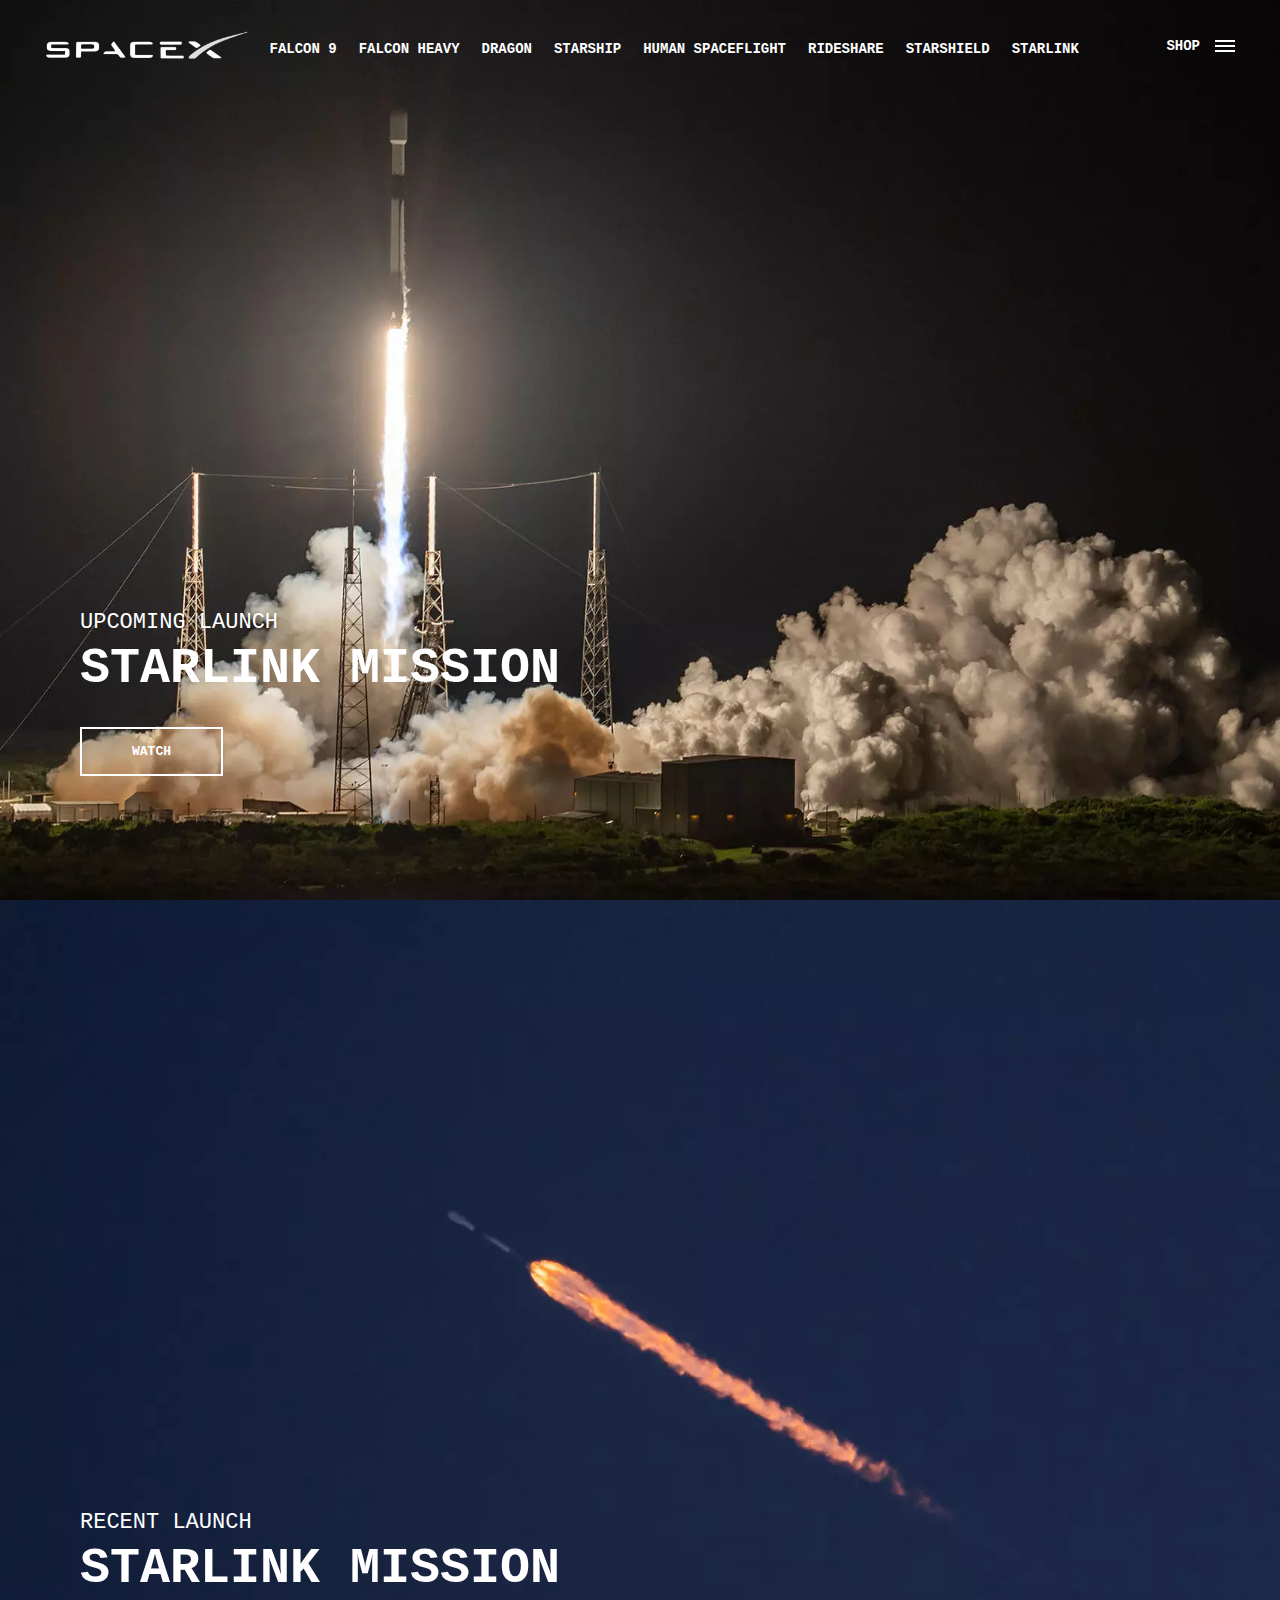
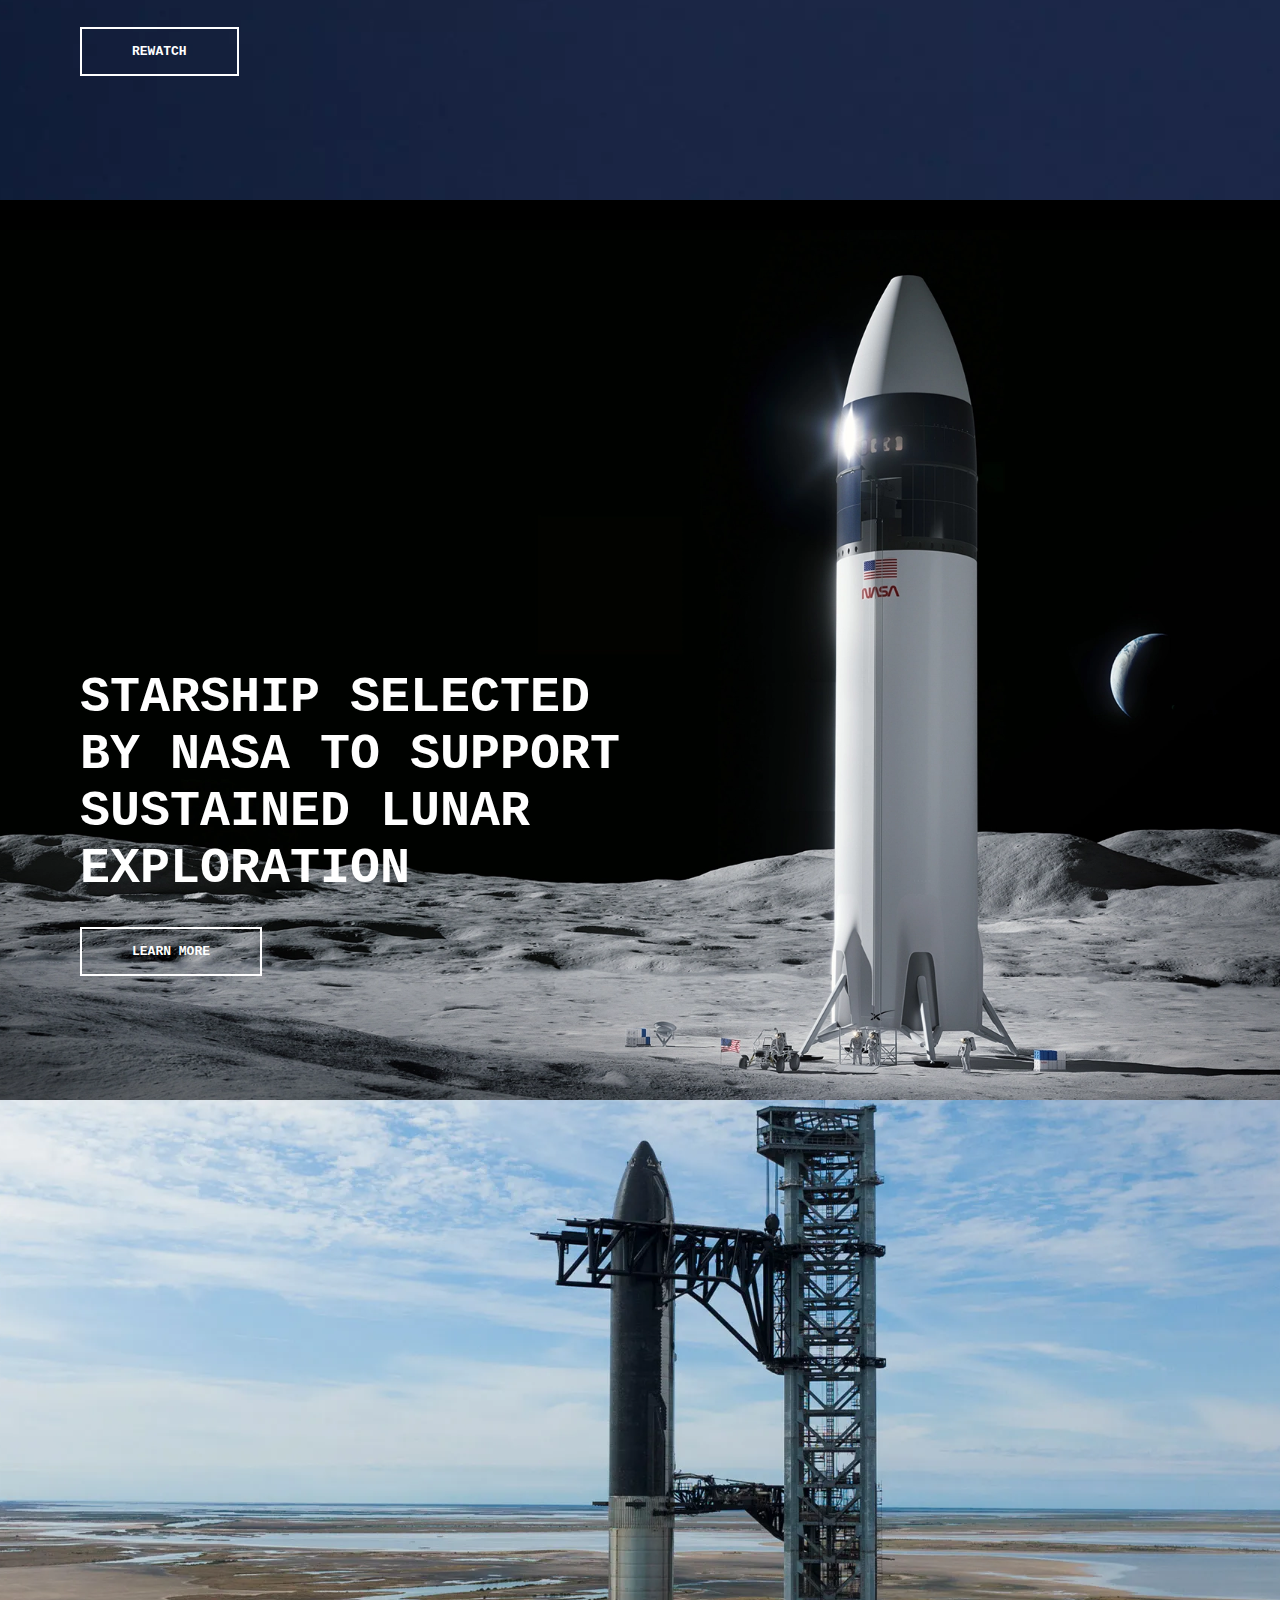
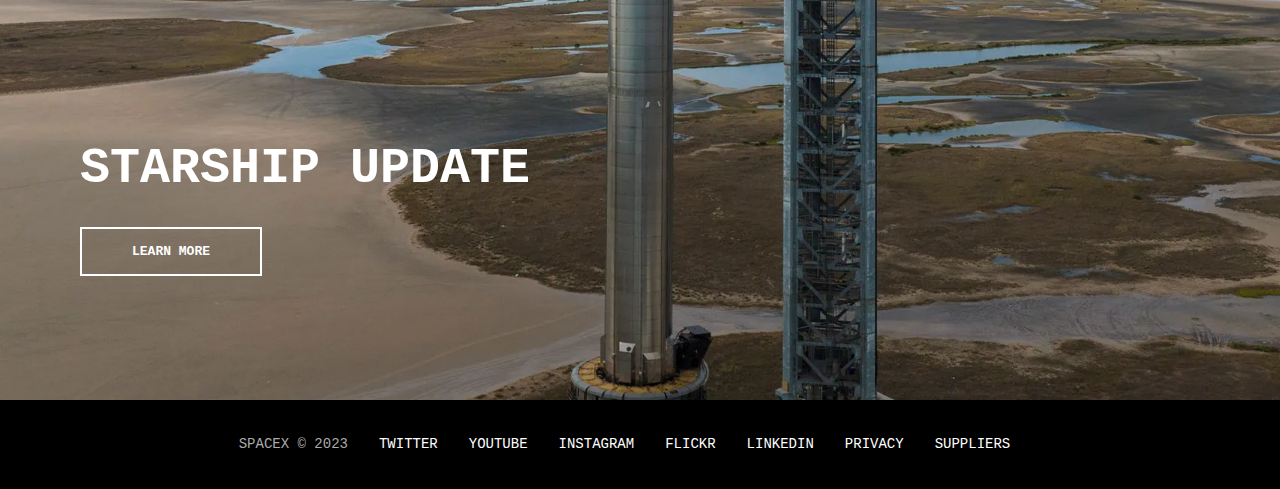
<file: index.html>
<!DOCTYPE html>
<html lang="en">
  <head>
    <meta charset="UTF-8" />
    <meta http-equiv="X-UA-Compatible" content="IE=edge" />
    <meta name="viewport" content="width=device-width, initial-scale=1.0" />
     <link rel="stylesheet" href="css/style.css" /> 
     <script src="js/script.js" defer></script>
    <title>SpaceX</title>
  </head>
  <body>
    <div id="overlay"></div>
    <div id="mobile-menu" class="mobile-main-menu">
      <ul>
        <li><a href="#">Mission</a></li>
        <li><a href="#">Launches</a></li>
        <li><a href="#">Careers</a></li>
        <li><a href="#">Updates</a></li>

        <li class="mobile-only"><a href="falcon9.html">Falcon 9</a></li>
        <li class="mobile-only">
          <a href="falcon-heavy.html">Falcon Heavy</a>
        </li>
        <li class="mobile-only"><a href="dragon.html">Dragon</a></li>
        <li class="mobile-only"><a href="#">Starship</a></li>
        <li class="mobile-only"><a href="#">Human Spaceflight</a></li>
        <li class="mobile-only"><a href="#">Rideshare</a></li>
        <li class="mobile-only"><a href="#">Starshield</a></li>
        <li class="mobile-only"><a href="#">Starlink</a></li>
      </ul>
    </div>
    <header class="main-header">
      <div class="logo">
        <a href="index.html">
          <img src="img/logo.png" alt="SpaceX" />
        </a>
      </div>
      <div class="navigation">
      <nav class="desktop-main-menu">
        <ul>
          <li><a href="falcon9.html">Falcon 9</a></li>
          <li><a href="falcon-heavy.html">Falcon Heavy</a></li>
          <li><a href="dragon.html">Dragon</a></li>
          <li><a href="#">Starship</a></li>
          <li><a href="#">Human Spaceflight</a></li>
          <li><a href="#">Rideshare</a></li>
          <li><a href="#">Starshield</a></li>
          <li><a href="#">Starlink</a></li>
        </ul>
      </nav>
    </div>

    <div class="navigation-right">
      <ul>
        <li>
          <a href="#">Shop</a>
        </li>
      </ul>
    </div>
    </header>

    <!-- Hamburger Menu -->
    <button id="menu-btn" class="hamburger" type="button">
      <span class="hamburger-top"></span>
      <span class="hamburger-middle"></span>
      <span class="hamburger-bottom"></span>
    </button>

    <!-- Section A -->
    <section class="section-a">
      <div class="section-inner">
        <h4>Upcoming Launch</h4>
        <h2>starlink mission</h2>
        <a href="#" class="btn">
        <div class="hover"></div>
          <span>Watch</span>
        </a>
      </div>
    </section>

    <!-- Section B -->
    <section class="section-b">
      <div class="section-inner">
        <h4>Recent Launch</h4>
        <h2>Starlink Mission</h2>
        <a href="#" class="btn">
          <div class="hover"></div>
          <span>Rewatch</span>
        </a>
      </div>
    </section>

    <!-- Section C -->
    <section class="section-c">
      <div class="section-inner">
        <h2>STARSHIP SELECTED BY NASA TO SUPPORT SUSTAINED LUNAR EXPLORATION</h2>
        <a href="#" class="btn">
          <div class="hover"></div>
          <span>learn more</span>
        </a>
      </div>
    </section>

    <!-- Section D -->
    <section class="section-d">
      <div class="section-inner">
        <h2>starship update</h2>
        <a href="#" class="btn">
          <div clss="hover"></div>
          <span>learn more</span>
        </a>
      </div>
 </section>

    
    <footer>
      <ul>
        <li>SpaceX &copy; 2023</li>
        <li><a href="#">Twitter</a></li>
        <li><a href="#">YouTube</a></li>
        <li><a href="#">Instagram</a></li>
        <li><a href="#">Flickr</a></li>
        <li><a href="#">LinkedIn</a></li>
        <li><a href="#">Privacy</a></li>
        <li><a href="#">Suppliers</a></li>
      </ul>
    </footer>
  </body>
</html>
</file>
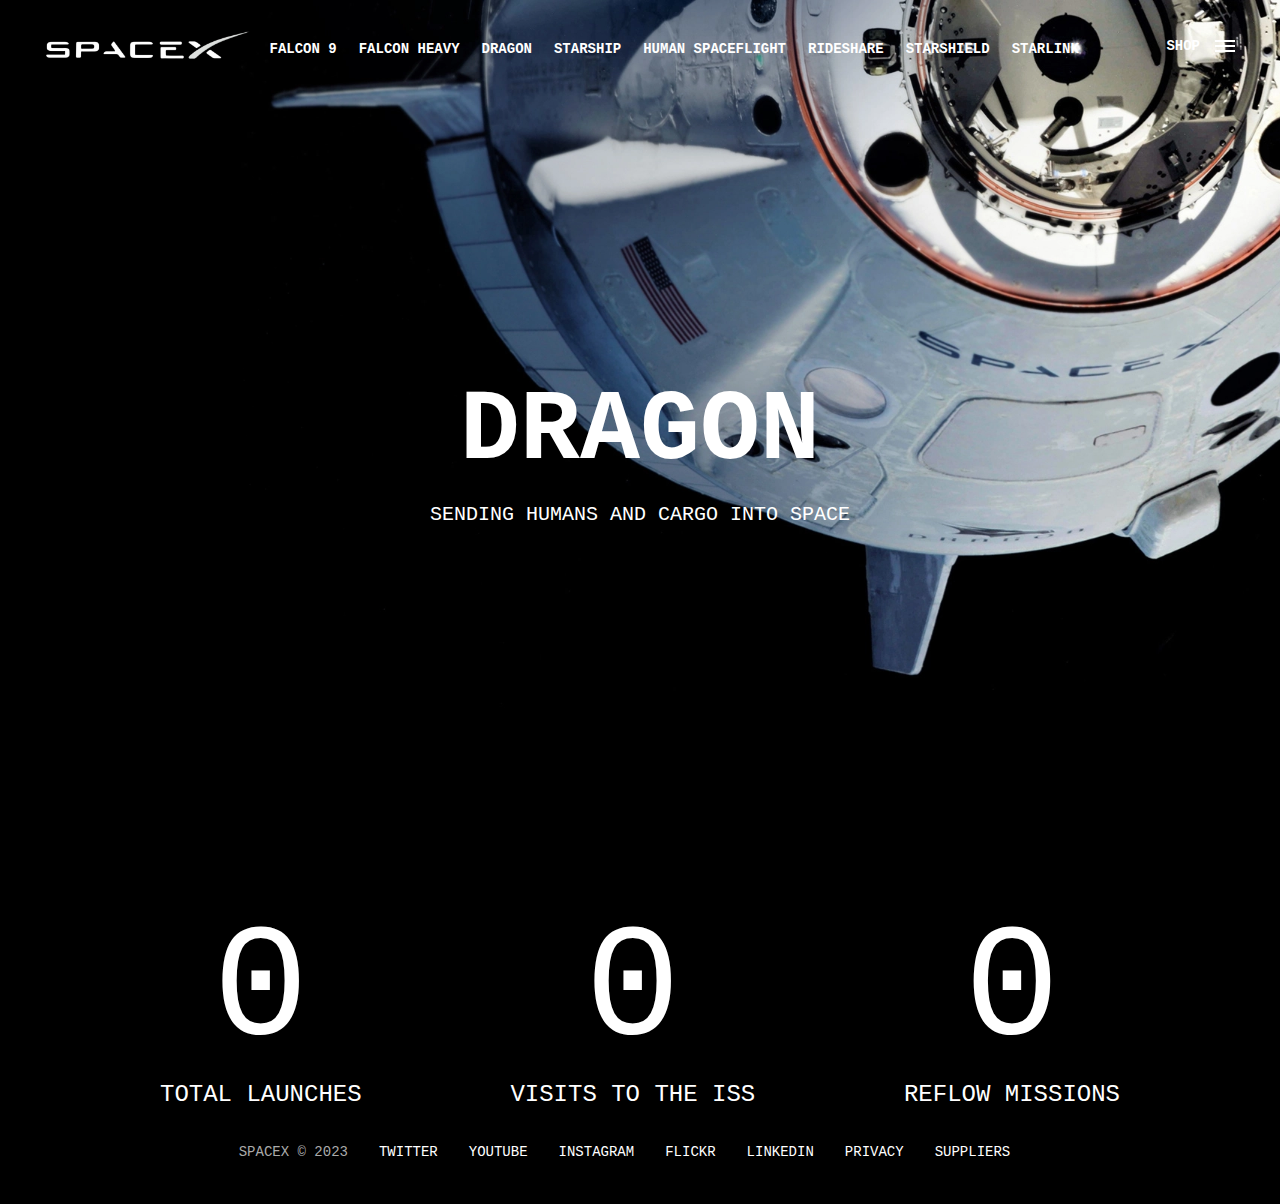
<file: dragon.html>
<!DOCTYPE html>
<html lang="en">
  <head>
    <meta charset="UTF-8" />
    <meta http-equiv="X-UA-Compatible" content="IE=edge" />
    <meta name="viewport" content="width=device-width, initial-scale=1.0" />
    <link rel="stylesheet" href="css/style.css" />
    <script src="js/script.js" defer></script>
    <title>SpaceX - Dragon</title>
  </head>
  <body>
    <div id="overlay"></div>
    <div id="mobile-menu" class="mobile-main-menu">
      <ul>
        <li><a href="#">Mission</a></li>
        <li><a href="#">Launches</a></li>
        <li><a href="#">Careers</a></li>
        <li><a href="#">Updates</a></li>

        <li class="mobile-only"><a href="falcon9.html">Falcon 9</a></li>
        <li class="mobile-only">
          <a href="falcon-heavy.html">Falcon Heavy</a>
        </li>
        <li class="mobile-only"><a href="#">Dragon</a></li>
        <li class="mobile-only"><a href="#">Starship</a></li>
        <li class="mobile-only"><a href="#">Human Spaceflight</a></li>
        <li class="mobile-only"><a href="#">Rideshare</a></li>
        <li class="mobile-only"><a href="#">Starlink</a></li>
      </ul>
    </div>
    <header class="main-header">
      <div class="logo">
        <a href="index.html">
          <img src="img/logo.png" alt="SpaceX" />
        </a>
      </div>
      <div class="navigation">
      <nav class="desktop-main-menu">
        <ul>
          <li><a href="falcon9.html">Falcon 9</a></li>
          <li><a href="falcon-heavy.html">Falcon Heavy</a></li>
          <li><a href="dragon.html">Dragon</a></li>
          <li><a href="#">Starship</a></li>
          <li><a href="#">Human Spaceflight</a></li>
          <li><a href="#">Rideshare</a></li>
          <li><a href="#">starshield</a></li>
          <li><a href="#">Starlink</a></li>
        </ul>
      </nav>
    </div>
     
    <div class="navigation-right">
      <ul>
        <li>
          <a href="#">Shop</a>
        </li>
      </ul>
    </div>
    
    </header>

    <!-- Hamburger Menu -->
    <button id="menu-btn" class="hamburger" type="button">
      <span class="hamburger-top"></span>
      <span class="hamburger-middle"></span>
      <span class="hamburger-bottom"></span>
    </button>

    <section class="section-animate bg-dragon"></section>
    <div class="section-inner-center">
      <h3>Dragon</h3>
      <p>Sending humans and cargo into space</p>
    </div>

    <div class="stats">
      <div>
        <span class="counter" data-target="37">0</span>
        <h4>Total Launches</h4>
      </div>
      <div>
        <span class="counter" data-target="33">0</span>
        <h4>Visits to the ISS</h4>
      </div>
      <div>
        <span class="counter" data-target="16">0</span>
        <h4>Reflow Missions</h4>
      </div>
    </div>

    <footer>
      <ul>
        <li>SpaceX &copy; 2023</li>
        <li><a href="#">Twitter</a></li>
        <li><a href="#">YouTube</a></li>
        <li><a href="#">Instagram</a></li>
        <li><a href="#">Flickr</a></li>
        <li><a href="#">LinkedIn</a></li>
        <li><a href="#">Privacy</a></li>
        <li><a href="#">Suppliers</a></li>
      </ul>
    </footer>
  </body>
</html>
</file>
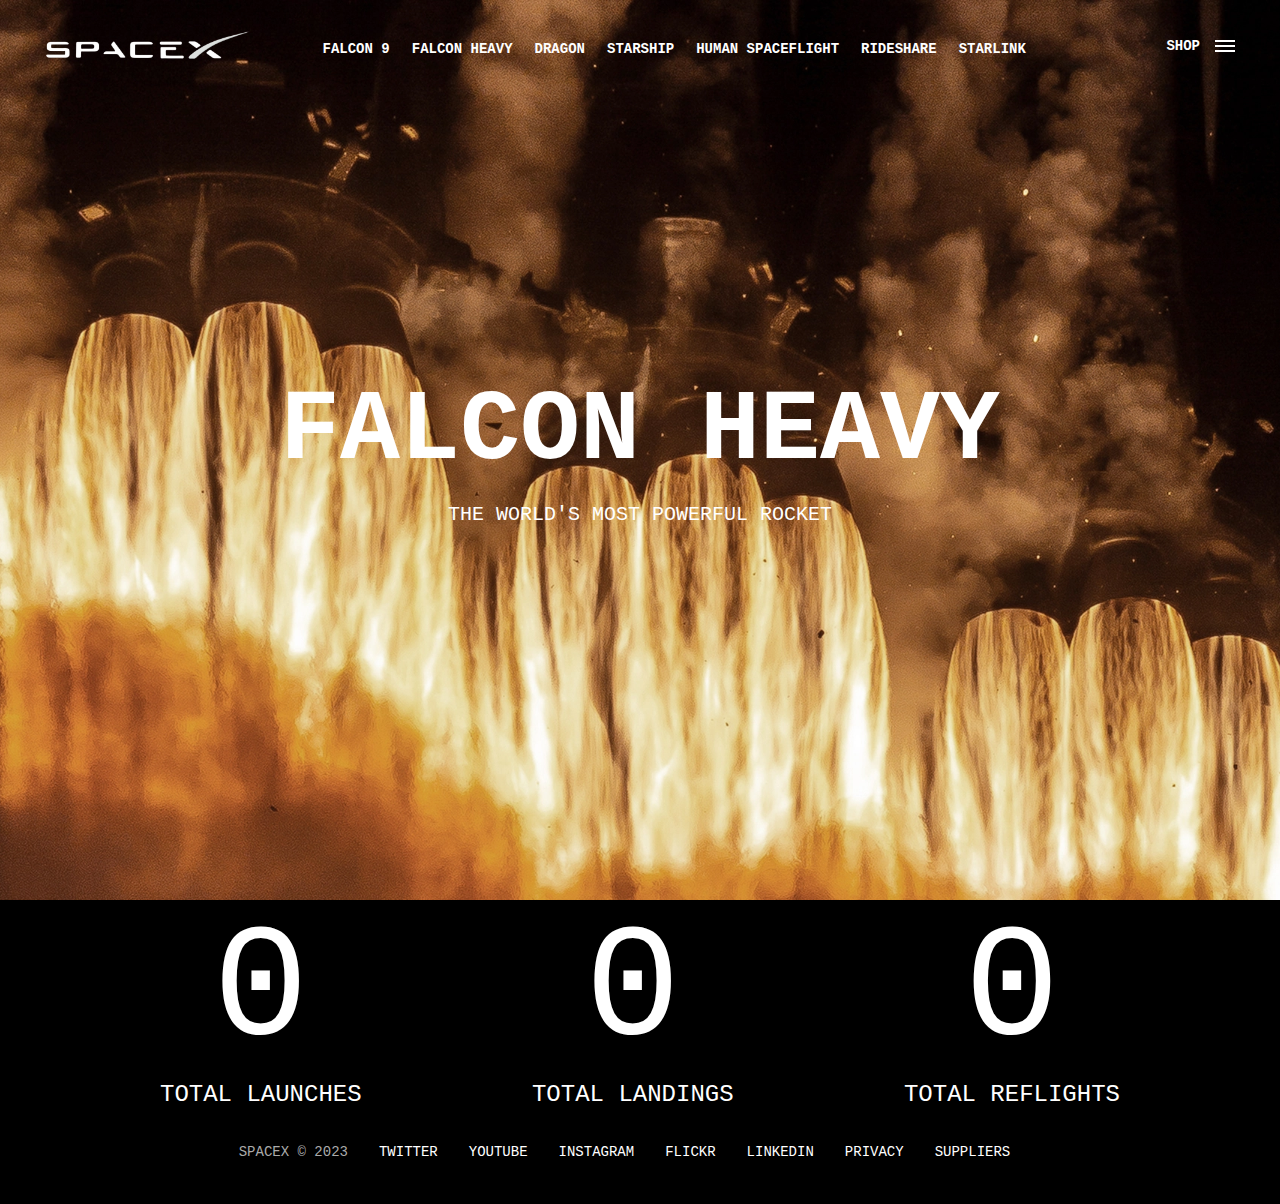
<file: falcon-heavy.html>
<!DOCTYPE html>
<html lang="en">
  <head>
    <meta charset="UTF-8" />
    <meta http-equiv="X-UA-Compatible" content="IE=edge" />
    <meta name="viewport" content="width=device-width, initial-scale=1.0" />
    <link rel="stylesheet" href="css/style.css" />
    <script src="js/script.js" defer></script>
    <title>SpaceX - Falcon Heavy</title>
  </head>
  <body>
    <div id="overlay"></div>
    <div id="mobile-menu" class="mobile-main-menu">
      <ul>
        <li><a href="#">Mission</a></li>
        <li><a href="#">Launches</a></li>
        <li><a href="#">Careers</a></li>
        <li><a href="#">Updates</a></li>

        <li class="mobile-only"><a href="falcon9.html">Falcon 9</a></li>
        <li class="mobile-only">
          <a href="falcon-heavy.html">Falcon Heavy</a>
        </li>
        <li class="mobile-only"><a href="dragon.html">Dragon</a></li>
        <li class="mobile-only"><a href="#">Starship</a></li>
        <li class="mobile-only"><a href="#">Human Spaceflight</a></li>
        <li class="mobile-only"><a href="#">Rideshare</a></li>
        <li class="mobile-only"><a href="#">Starshield</a></li>
        <li class="mobile-only"><a href="#">Starlink</a></li>
      </ul>
    </div>
    <header class="main-header">
      <div class="logo">
        <a href="index.html">
          <img src="img/logo.png" alt="SpaceX" />
        </a>
      </div>
      <div class="navigation">
      <nav class="desktop-main-menu">
        <ul>
          <li><a href="falcon9.html">Falcon 9</a></li>
          <li><a href="falcon-heavy.html">Falcon Heavy</a></li>
          <li><a href="dragon.html">Dragon</a></li>
          <li><a href="#">Starship</a></li>
          <li><a href="#">Human Spaceflight</a></li>
          <li><a href="#">Rideshare</a></li>
          <li><a href="#">Starlink</a></li>
        </ul>
      </nav>
    </div>

    <div class="navigation-right">
      <ul>
        <li>
          <a href="#">Shop</a>
        </li>
      </ul>
    </div> 

    </header>

    <!-- Hamburger Menu -->
    <button id="menu-btn" class="hamburger" type="button">
      <span class="hamburger-top"></span>
      <span class="hamburger-middle"></span>
      <span class="hamburger-bottom"></span>
    </button>

    <section class="section-animate bg-falcon-heavy"></section>
    <div class="section-inner-center">
      <h3>Falcon Heavy</h3>
      <p>The world's most powerful rocket</p>
    </div>

    <div class="stats">
      <div>
        <span class="counter" data-target="5">0</span>
        <h4>Total Launches</h4>
      </div>
      <div>
        <span class="counter" data-target="11">0</span>
        <h4>Total Landings</h4>
      </div>
      <div>
        <span class="counter" data-target="6">0</span>
        <h4>Total Reflights</h4>
      </div>
    </div>

    <footer>
      <ul>
        <li>SpaceX &copy; 2023</li>
        <li><a href="#">Twitter</a></li>
        <li><a href="#">YouTube</a></li>
        <li><a href="#">Instagram</a></li>
        <li><a href="#">Flickr</a></li>
        <li><a href="#">LinkedIn</a></li>
        <li><a href="#">Privacy</a></li>
        <li><a href="#">Suppliers</a></li>
      </ul>
    </footer>
  </body>
</html>
</file>
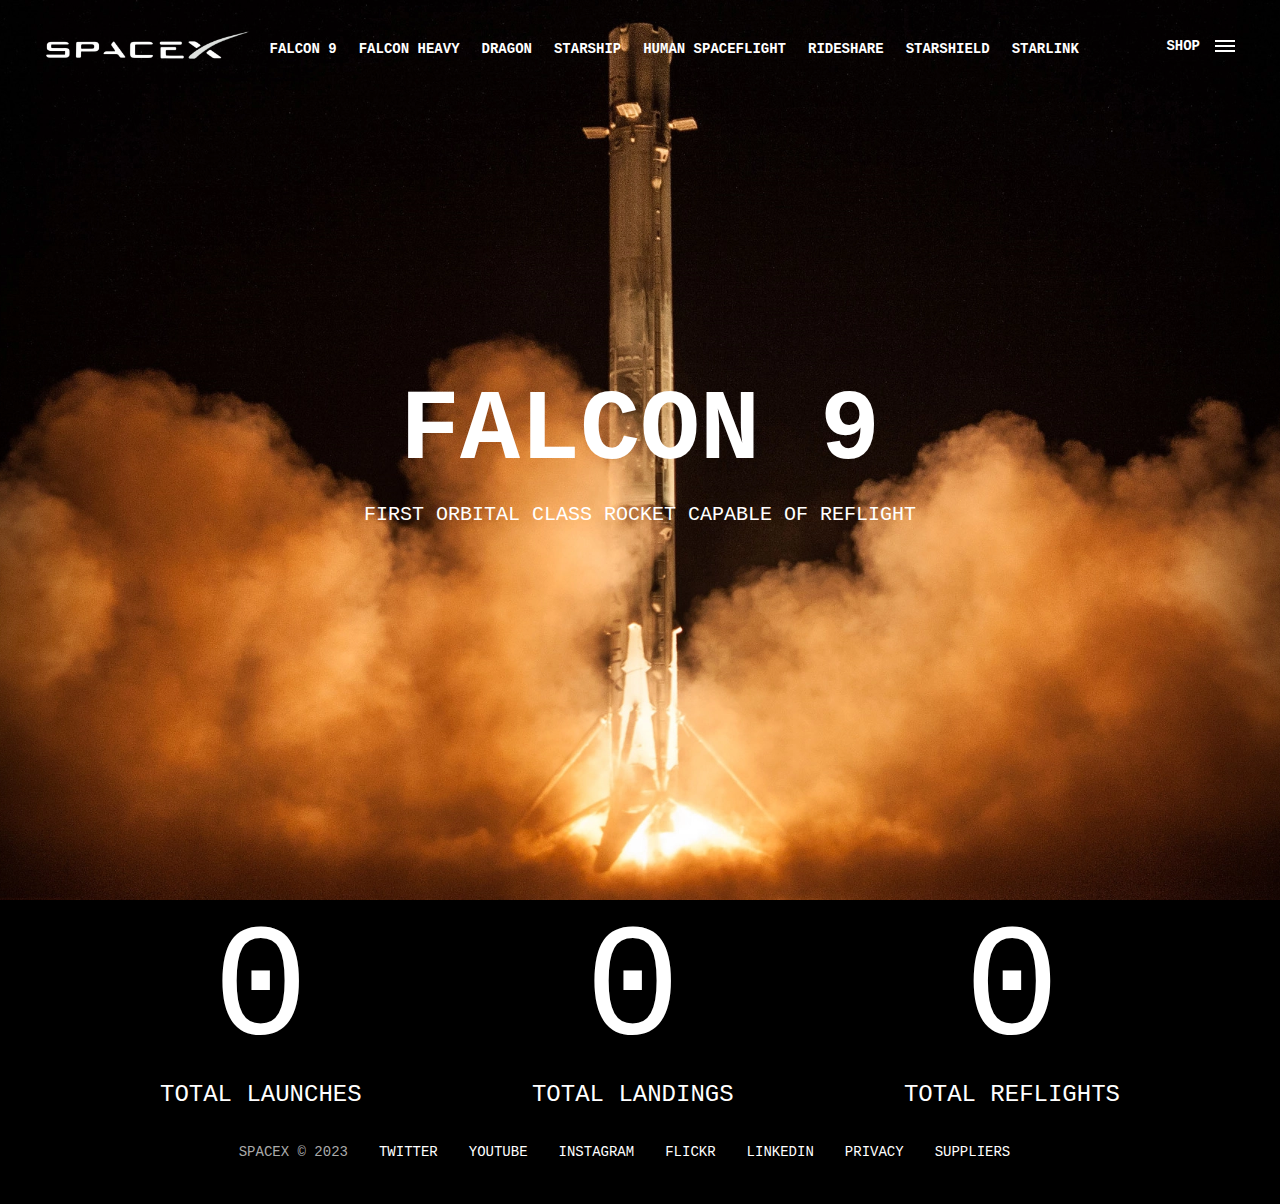
<file: falcon9.html>
<!DOCTYPE html>
<html lang="en">
  <head>
    <meta charset="UTF-8" />
    <meta http-equiv="X-UA-Compatible" content="IE=edge" />
    <meta name="viewport" content="width=device-width, initial-scale=1.0" />
    <link rel="stylesheet" href="css/style.css" />
    <script src="js/script.js" defer></script>
    <title>SpaceX - Falcon 9</title>
  </head>
  <body>
    <div id="overlay"></div>
    <div id="mobile-menu" class="mobile-main-menu">
      <ul>
        <li><a href="#">Mission</a></li>
        <li><a href="#">Launches</a></li>
        <li><a href="#">Careers</a></li>
        <li><a href="#">Updates</a></li>

        <li class="mobile-only"><a href="falcon9.html">Falcon 9</a></li>
        <li class="mobile-only">
          <a href="falcon-heavy.html">Falcon Heavy</a>
        </li>
        <li class="mobile-only"><a href="dragon.html">Dragon</a></li>
        <li class="mobile-only"><a href="#">Starship</a></li>
        <li class="mobile-only"><a href="#">Human Spaceflight</a></li>
        <li class="mobile-only"><a href="#">Rideshare</a></li>
        <li class="mobile-only"><a href="#">Starshield</a></li>
        <li class="mobile-only"><a href="#">Starlink</a></li>
      </ul>
    </div>
    <header class="main-header">
      <div class="logo">
        <a href="index.html">
          <img src="img/logo.png" alt="SpaceX" />
        </a>
      </div>
      <div class="navigation">
      <nav class="desktop-main-menu">
        <ul>
          <li><a href="falcon9.html">Falcon 9</a></li>
          <li><a href="falcon-heavy.html">Falcon Heavy</a></li>
          <li><a href="dragon.html">Dragon</a></li>
          <li><a href="#">Starship</a></li>
          <li><a href="#">Human Spaceflight</a></li>
          <li><a href="#">Rideshare</a></li>
          <li><a href="#">Starshield</a></li>
          <li><a href="#">Starlink</a></li>
        </ul>
      </nav>
    </div>

      <div class="navigation-right">
        <ul>
          <li>
            <a href="#">Shop</a>
          </li>
        </ul>
      </div>
    </header>

    <!-- Hamburger Menu -->
    <button id="menu-btn" class="hamburger" type="button">
      <span class="hamburger-top"></span>
      <span class="hamburger-middle"></span>
      <span class="hamburger-bottom"></span>
    </button>

    <section class="section-animate bg-falcon-9"></section>
    <div class="section-inner-center">
      <h3>Falcon 9</h3>
      <p>First orbital class rocket capable of reflight</p>
    </div>

    <div class="stats">
      <div>
        <span class="counter" data-target="196">0</span>
        <h4>Total Launches</h4>
      </div>
      <div>
        <span class="counter" data-target="156">0</span>
        <h4>Total Landings</h4>
      </div>
      <div>
        <span class="counter" data-target="134">0</span>
        <h4>Total Reflights</h4>
      </div>
    </div>

    <footer>
      <ul>
        <li>SpaceX &copy; 2023</li>
        <li><a href="#">Twitter</a></li>
        <li><a href="#">YouTube</a></li>
        <li><a href="#">Instagram</a></li>
        <li><a href="#">Flickr</a></li>
        <li><a href="#">LinkedIn</a></li>
        <li><a href="#">Privacy</a></li>
        <li><a href="#">Suppliers</a></li>
      </ul>
    </footer>
  </body>
</html>
</file>
<file: css/style.css>
*,
*::before,
*::after {
  margin: 0;
  padding: 0;
  box-sizing: border-box;
}

body {

  font-family: monospace;
  background: #000;
  color: #fff;
}

a {
  text-decoration: none;
  color: #fff;
}

ul {
  list-style: none;
}

/* Header/Navbar */
.main-header {
  position: absolute;
  top: 0;
  left: 0;
  width: 100%;
  z-index: 3;
  font-size: 14px;
  font-weight: bold;
  display: flex;
  justify-content: space-between;
  align-items: center;
  text-transform: uppercase;
  height: 100px;
  padding: 0 30px;
}

/* Logo */
.logo {
  width: 210px;
  height: auto;
  margin-left: 1rem;
}

.logo img {
  display: block;
  width: 100%;
  height: auto;
}

/* Desktop Menu */

 .desktop-main-menu {
  margin-right: 52px;
} 

.desktop-main-menu ul {
  display: flex;
}

.desktop-main-menu ul li {
  position: relative;
  margin-right: 22px;
  padding-bottom: 2px;
}

.navigation-right{
  margin-right: 50px;
  padding-bottom: 8px;
}

/* Menu item bottom border */
.desktop-main-menu ul li a::after {
  content: '';
  position: fixed;
  bottom: 0;
  left: 0;
  width: 100%;
  height: 1px;
  background: #fff;
  transform: scaleX(0);
  transition: transform 0.6s cubic-bezier(0.19, 1, 0.22, 1);
  transform-origin: right center;
}

/* Sections */
section {
  position: relative;
  height: 100vh;
  background-position: center center;
  background-repeat: no-repeat;
  background-size: cover;
  text-transform: uppercase;
}

.section-inner {
  position: absolute;
  bottom: 120px;
  left: 80px;
  max-width: 560px;
}

.section-inner h4 {
  font-size: 22px;
  margin-bottom: 5px;
  font-weight: 300;
  animation: fadeInUp 0.5s ease-in-out;
}

.section-inner h2 {
  font-size: 50px;
  font-weight: 700;
  margin-bottom: 20px;
  animation: fadeInUp 0.5s ease-in-out 0.2s;
  animation-fill-mode: both; /*Stop from showing at start*/
}

.section-inner a {
  animation: fadeInUp 0.5s ease-in-out 0.4s;
   animation-fill-mode: both; /* Stop from showing at start*/
} 

/* Background images */
.section-a {
  background-image: url('../img/section-a.webp');
}
.section-b {
  background-image: url('../img/section-b.webp');
}
.section-c {
  background-image: url('../img/section-c.webp');
}
.section-d {
  background-image: url('../img/section-d.webp');
}


.btn {
  position: relative;
  display: inline-block;
  cursor: pointer;
  text-align: center;
  min-width: 130px;
  padding: 15px 50px;
  margin-top: 10px;
  border: 2px solid #fff;
  text-transform: uppercase;
  font-weight: bold;
  overflow: hidden;
  z-index: 2;
}

.btn:hover span {
  color: #000;
}

.btn .hover {
  position: absolute;
  top: 0;
  left: 0;
  width: 100%;
  height: 100%;
  background-color: #fff;
  color: #000;
  z-index: -1;
  transform: translateY(100%);
  transition: transform 0.6s cubic-bezier(0.19, 1, 0.22, 1);
}

.btn:hover .hover {
  transform: translateY(0);
}



/* Footer */
footer {
  position: relative;
  padding: 27px 0;
}

footer ul {
  display: flex;
  justify-content: center;
  align-items: center;
  flex-wrap: wrap;
}

footer ul li {
  margin-right: 31px;
  color: #aaa;
  text-transform: uppercase;
  font-size: 14px;
  line-height: 2.5;
}

footer ul li a {
  color: #fff;
  transition: color 0.6s;
}

footer ul li a:hover {
  color: #aaa;
}

/* Hamburger Menu */
.hamburger {
  position: absolute;
  top: 40px;
  right: 45px;
  z-index: 10;
  cursor: pointer;
  width: 20px;
  height: 20px;
  background: none;
  border: none;
}

.hamburger-top,
.hamburger-middle,
.hamburger-bottom {
  position: absolute;
  width: 20px;
  height: 2px;
  top: 0;
  left: 0;
  background: #fff;
  transition: all 0.5s;
}

.hamburger-middle {
  transform: translateY(5px);
}

.hamburger-bottom {
  transform: translateY(10px);
}

/* Transition hamburger to X when open */
.open {
  transform: rotate(90deg);
}

.open .hamburger-top {
  transform: rotate(45deg) translateY(6px) translateX(6px);
}

.open .hamburger-middle {
  display: none;
}

.open .hamburger-bottom {
  transform: rotate(-45deg) translateY(6px) translateX(-6px);
}

/* Overlay */
.overlay-show {
  position: fixed;
  top: 0;
  left: 0;
  width: 100%;
  height: 100%;
  background-color: rgba(0, 0, 0, 0.5);
  z-index: 3;
}

/* Stop body scroll */
.stop-scrolling {
  overflow: hidden;
}

/* Hide mobile main menu items */
.mobile-only {
  display: none;
}

/* Mobile menu */
.mobile-main-menu {
  position: fixed;
  top: 0;
  right: 0;
  width: 350px;
  height: 100%;
  background: #000;
  z-index: 4;
  display: flex;
  align-items: center;
  justify-content: center;
  transform: translateX(100%);
  transition: transform 0.6s cubic-bezier(0.19, 1, 0.22, 1);
}

/* Bring menu from right */
.show-menu {
  transform: translateX(0);
}

.mobile-main-menu ul {
  display: flex;
  flex-direction: column;
  align-items: end;
  justify-content: center;
  padding: 50px;
  width: 100%;
}

.mobile-main-menu ul li {
  margin-bottom: 20px;
  font-size: 18px;
  text-transform: uppercase;
  border-bottom: 1px #555 dotted;
  width: 100%;
  text-align: right;
  padding-bottom: 8px;
}

.mobile-main-menu ul li a {
  color: #fff;
  transition: color 0.6s;
}

.mobile-main-menu ul li a:hover {
  color: #aaa;
}

/* Inner Pages */
.bg-falcon-9 {
  background-image: url('../img/falcon-9.webp');
}

.bg-falcon-heavy {
  background-image: url('../img/falcon-heavy.webp');
}

.bg-dragon {
  background-image: url('../img/dragon.webp');
}

.section-animate {
  animation: fadeIn 2s ease-in-out;
}

.section-inner-center {
  position: absolute;
  top: 50%;
  left: 50%;
  transform: translate(-50%, -50%);
  text-transform: uppercase;
  text-align: center;
  width: 80%;
}

.section-inner-center h3 {
  font-size: 100px;
  margin-bottom: 15px;
  animation: fadeInUp 0.5s ease-in-out;
}

.section-inner-center p {
  font-size: 20px;
  animation: fadeInUp 0.5s ease-in-out 0.2s;
  animation-fill-mode: both;
}

/* Stats */
.stats {
  max-width: 960px;
  margin: 0 auto;
  display: flex;
  align-items: center;
  justify-content: space-between;
  text-align: center;
  text-transform: uppercase;
}

.stats div span {
  font-size: 160px;
}

.stats div h4 {
  font-size: 24px;
  font-weight: 300;
}

/* Animations */

@keyframes fadeInUp {
  0% {
    opacity: 0;
    transform: translateY(140px);
  }

  100% {
    opacity: 1;
    transform: translateY(0);
  }
}

@keyframes fadeIn {
  0% {
    opacity: 0;
  }

  100% {
    opacity: 1;
  }
}

@keyframes fadeBounce {
  0%,
  20%,
  50%,
  80%,
  100% {
    opacity: 0;
    transform: translateY(-20px);
  }

  40% {
    opacity: 1;
    transform: translateY(0);
  }
}

/* Media Queries */

@media (max-width: 960px) {
  /* Hide desktop menu */
  .desktop-main-menu {
    display: none;
  }

  /* Show main mobile items */
  .mobile-only {
    display: block;
  }

  .section-inner-center h3 {
    font-size: 75px;
  }
}

@media (max-width: 600px) {
  .section-inner {
    bottom: 100px;
    left: 80px;
  }

  .section-inner h2 {
    font-size: 40px;
  }

  footer ul li:first-child {
    position: absolute;
    top: 30px;
    left: 50%;
    transform: translate(-50%, -50%);
  }

  footer ul li {
    margin-right: 15px;
  }

  .logo {
    width: 150px;
    margin: auto;
  }

  .section-inner-center h3 {
    font-size: 50px;
  }

  /* Stats */
  .stats {
    flex-direction: column;
  }

  .stats div {
    margin-bottom: 20px;
  }
}
</file>
